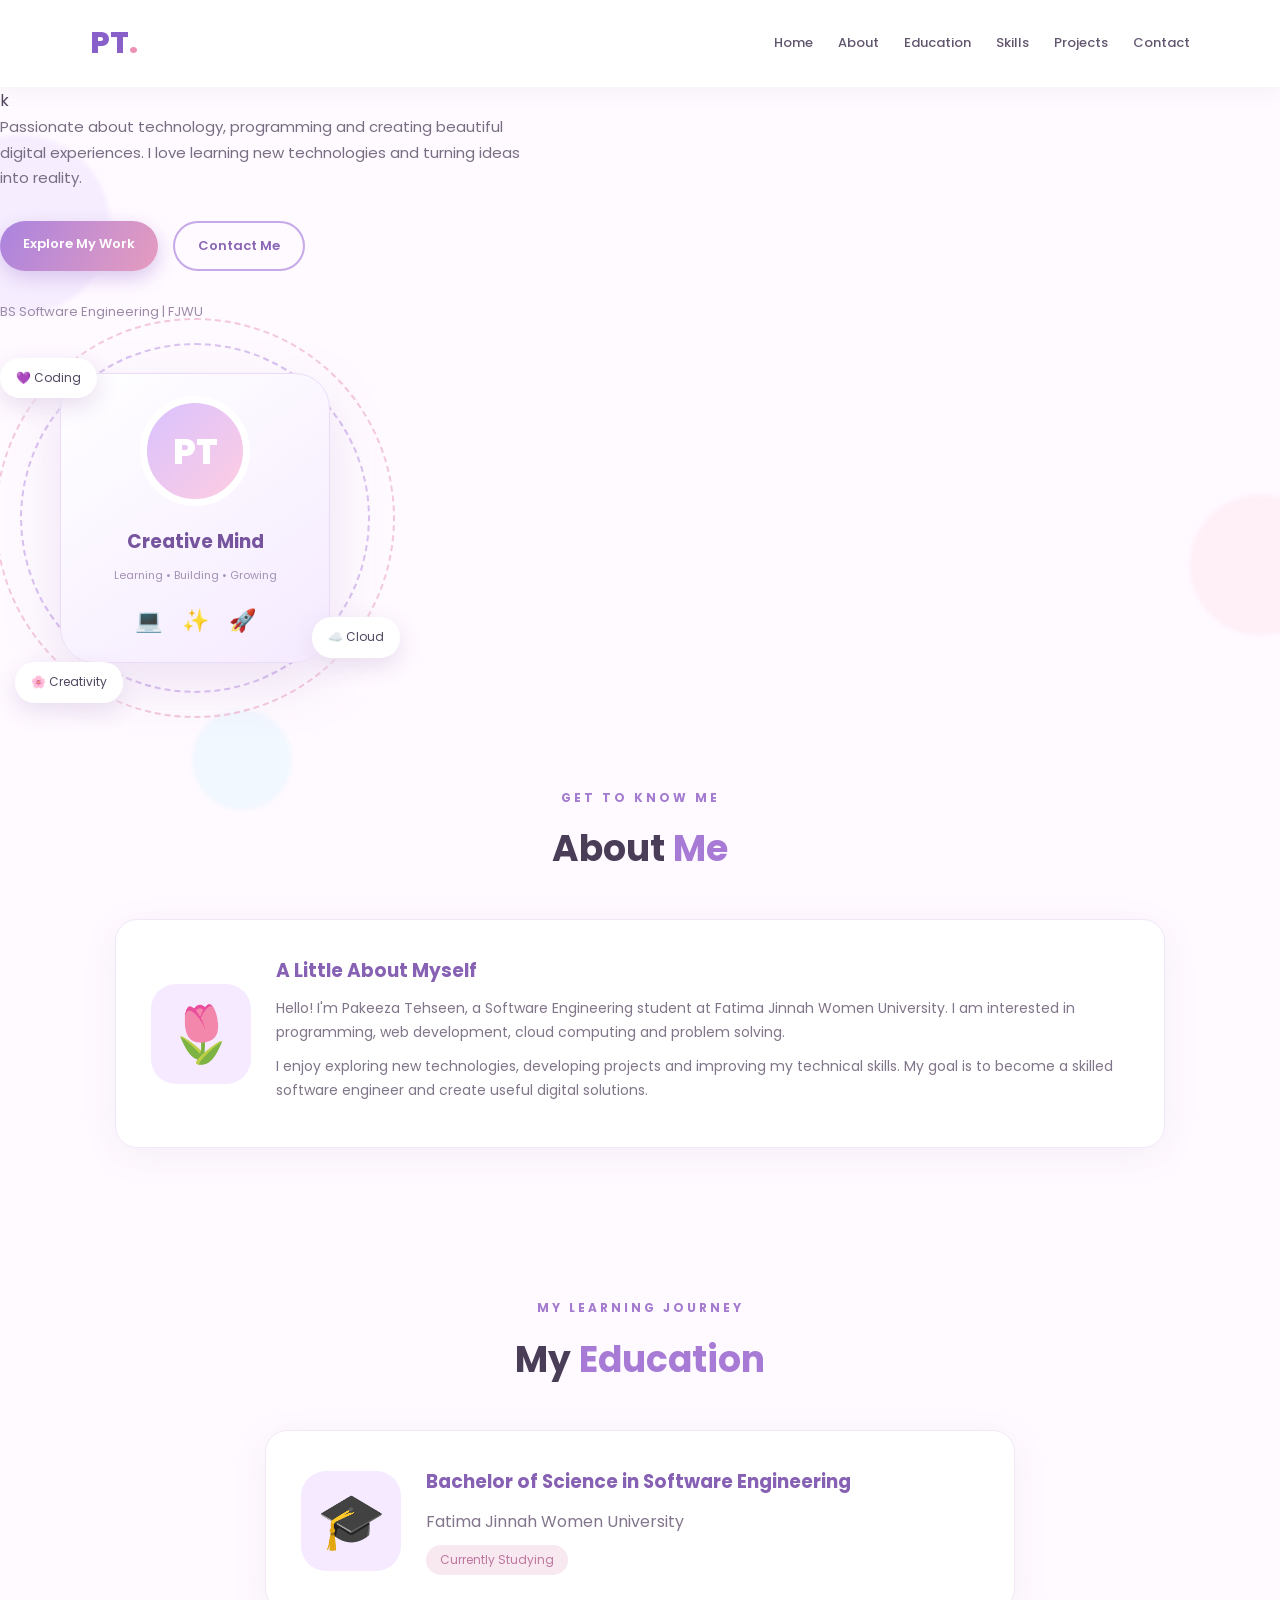
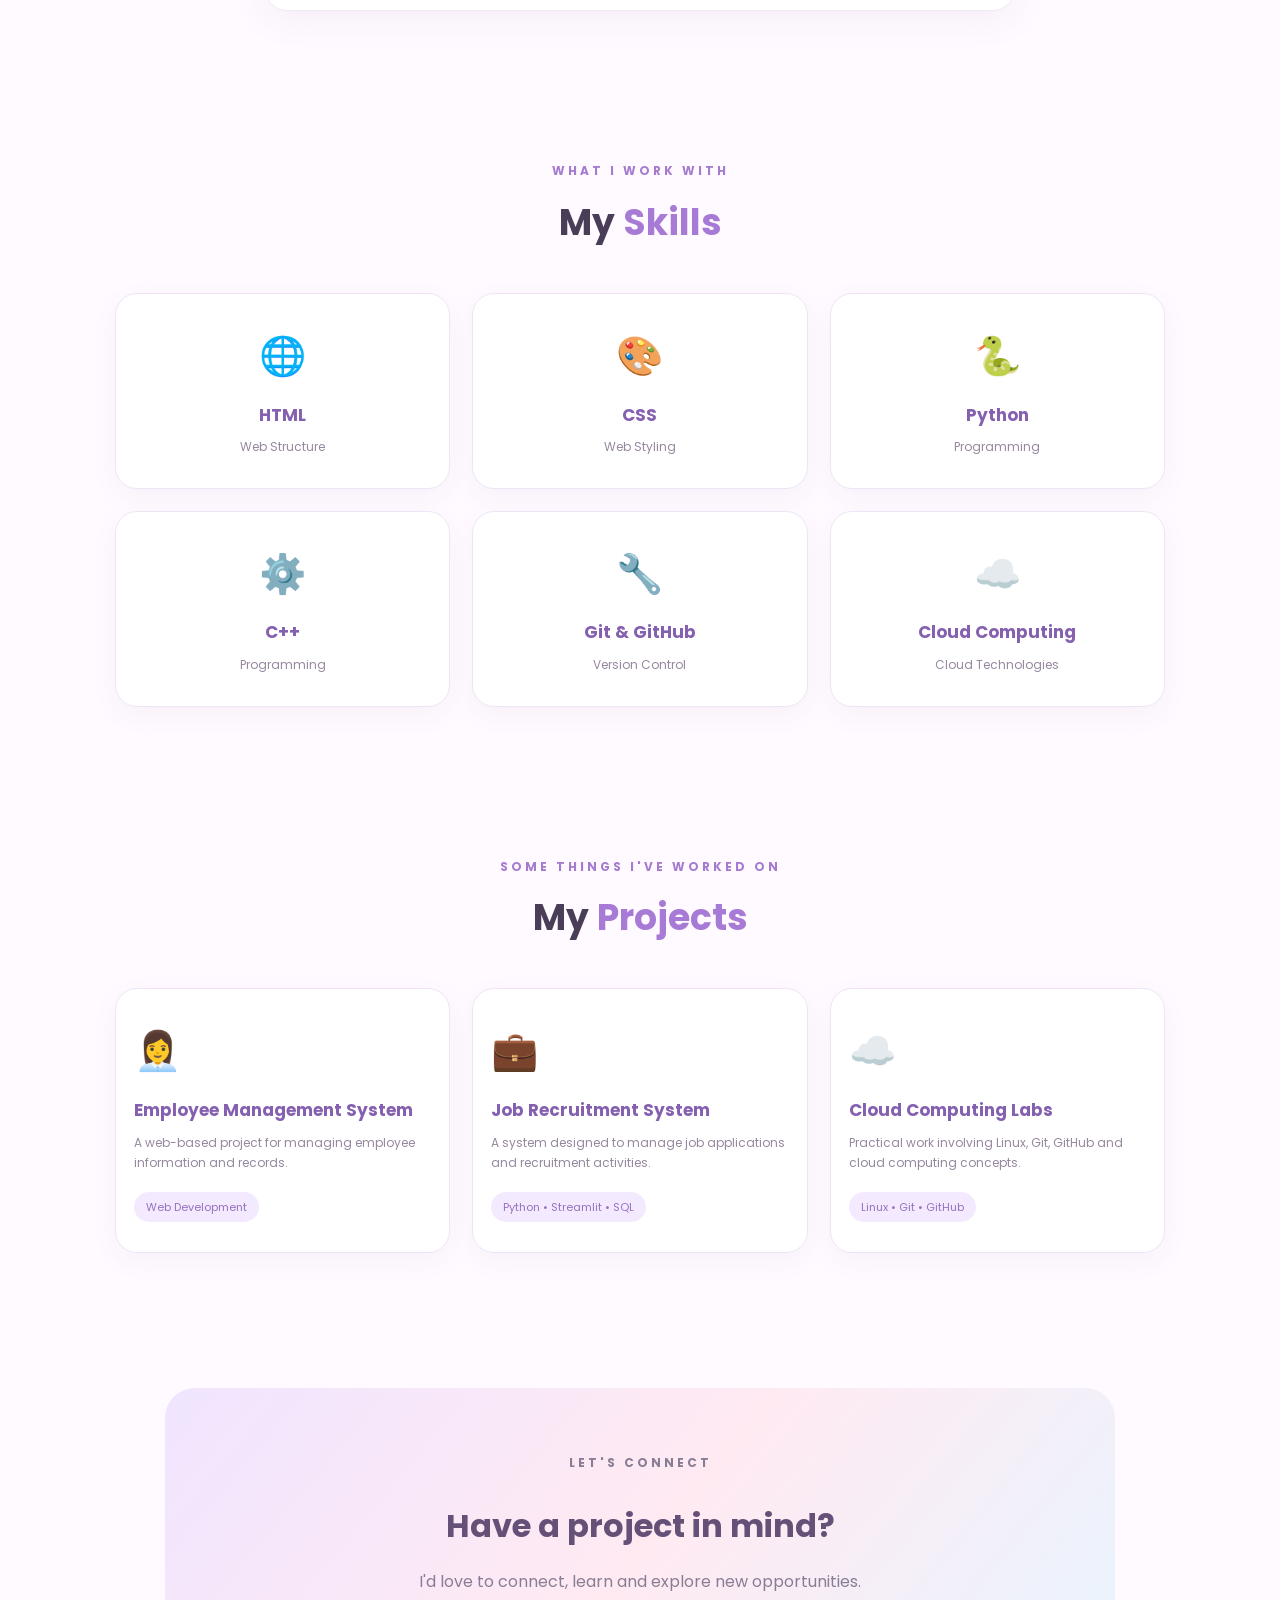
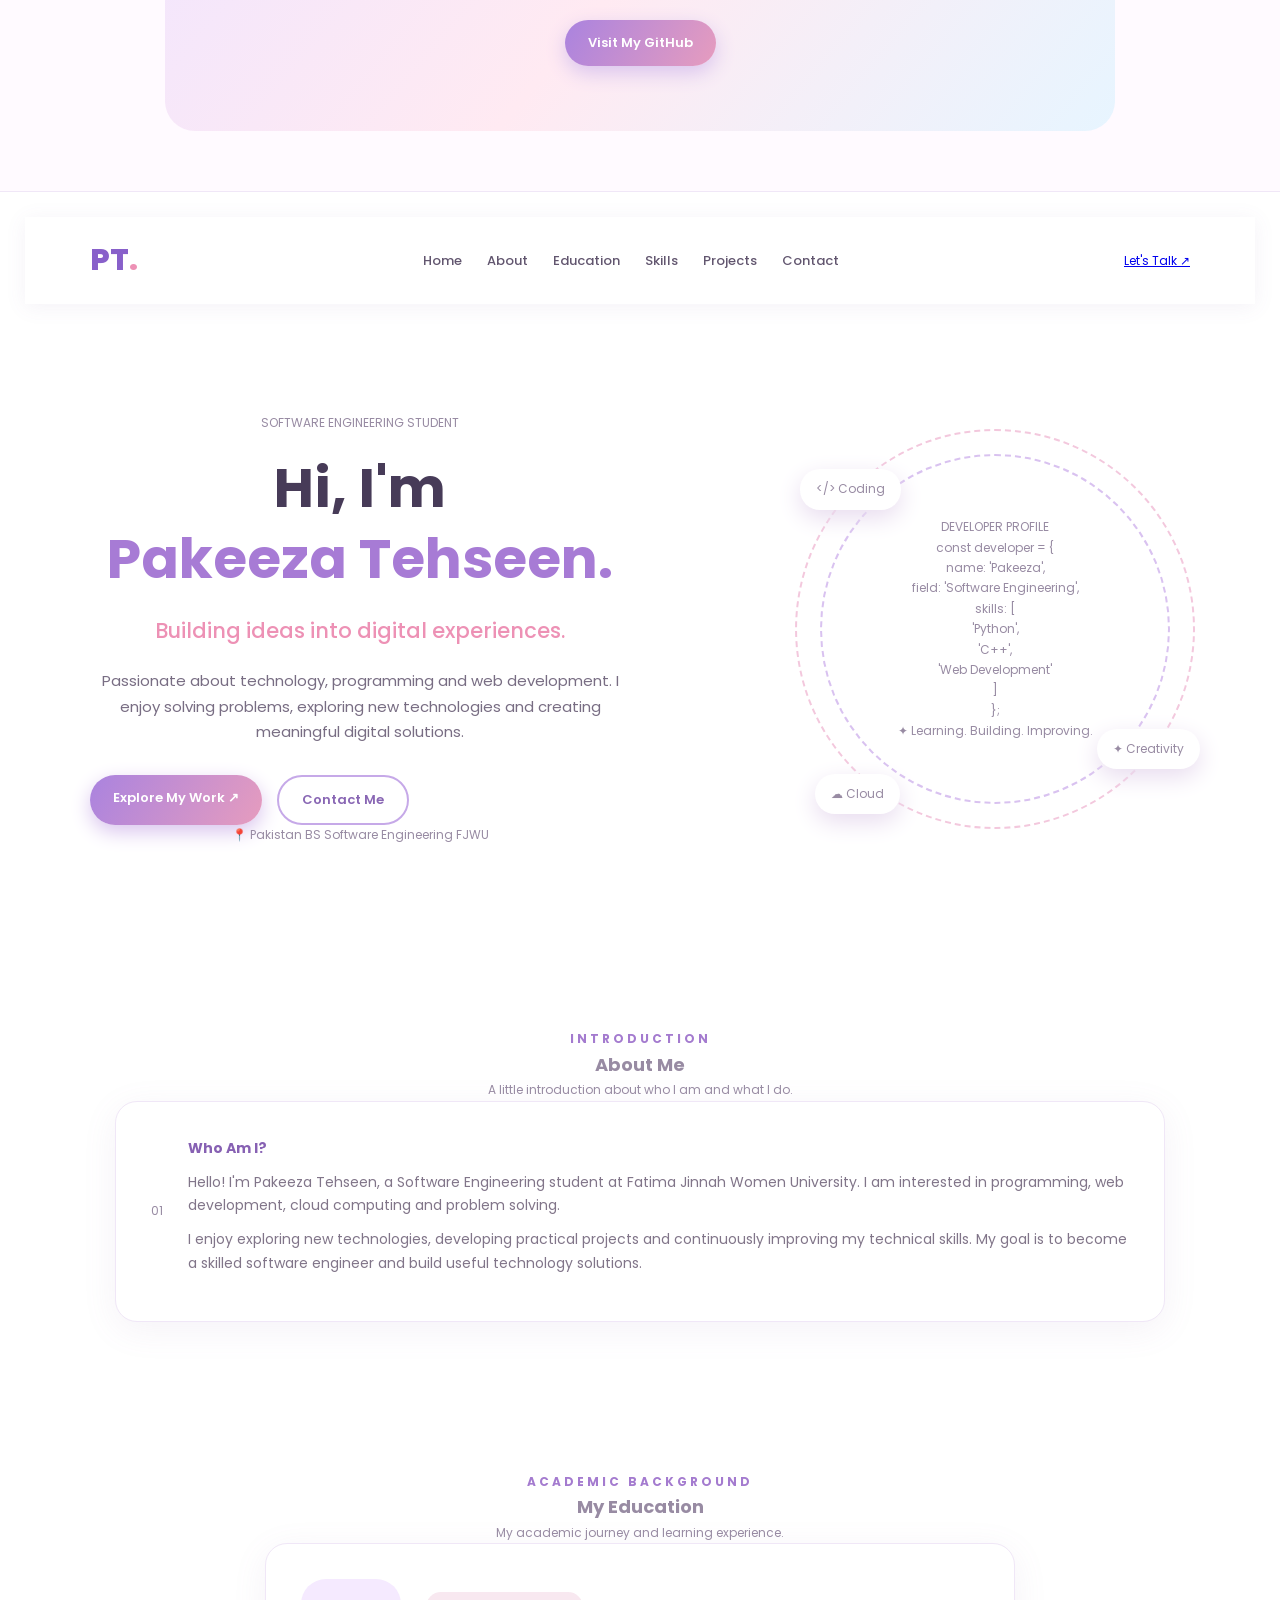
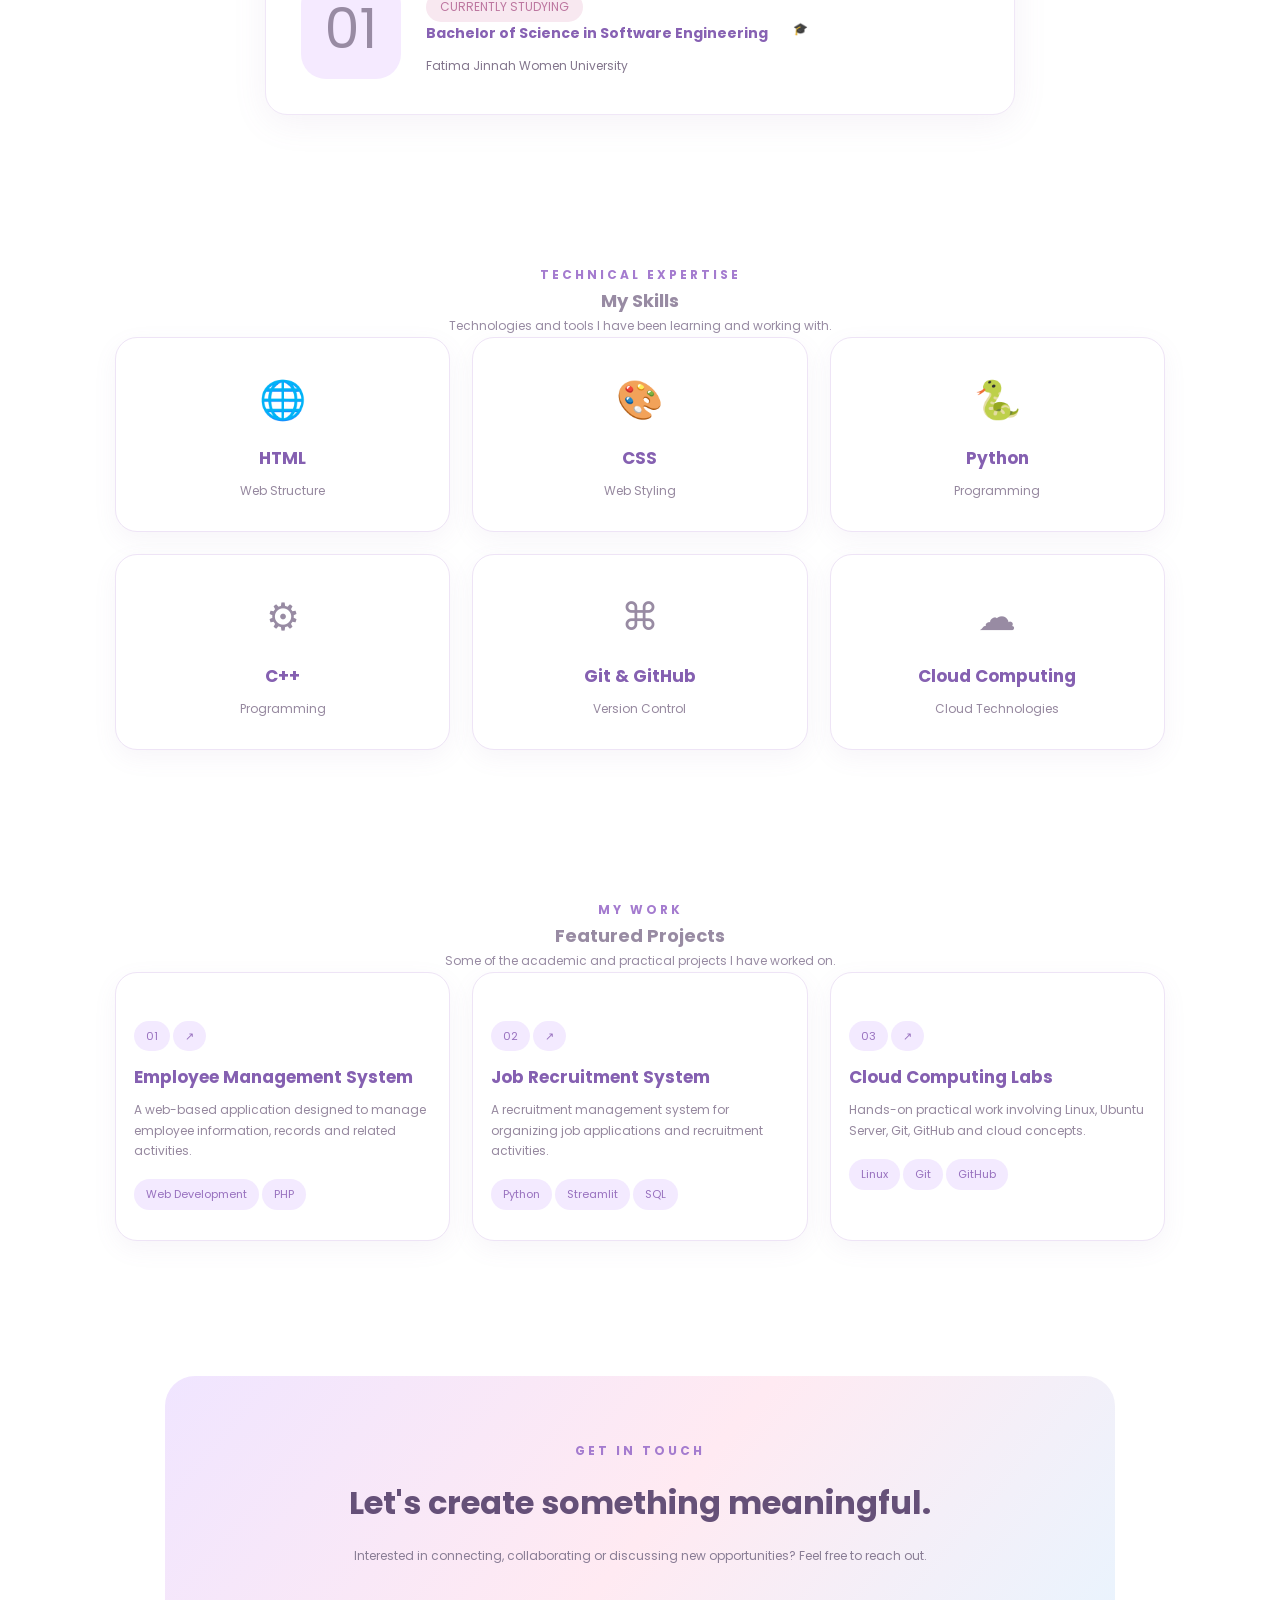
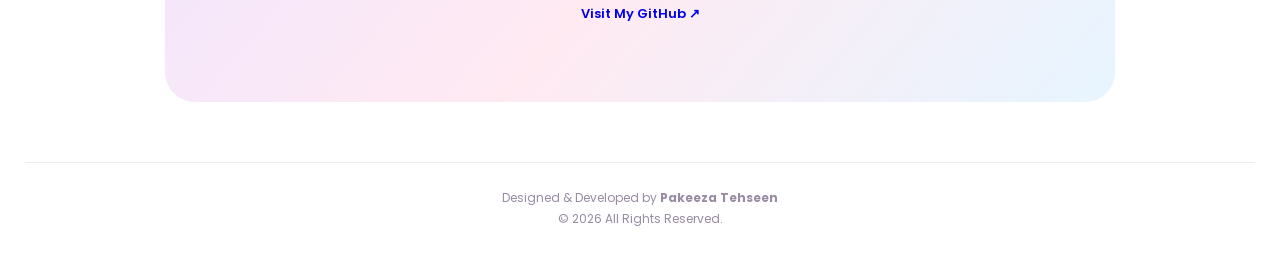
<file: index.html>
<!DOCTYPE html>
<html lang="en">
<head>
    <meta charset="UTF-8">
    <meta name="viewport" content="width=device-width, initial-scale=1.0">
    <title>Pakeeza Tehseen | Portfolio</title>
    <link rel="stylesheet" href="styles.css">
    <link rel="preconnect" href="https://fonts.googleapis.com">
    <link href="https://fonts.googleapis.com/css2?family=Poppins:wght@300;400;500;600;700;800&display=swap" rel="stylesheet">
</head>
<body>
    <div class="floating-shape shape-one"></div>
    <div class="floating-shape shape-two"></div>
    <div class="floating-shape shape-three"></div>

    <header>
        <nav class="navbar">
            <a href="#" class="logo">PT<span>.</span></a>

            <div class="nav-links">
                <a href="#home">Home</a>
                <a href="#about">About</a>
                <a href="#education">Education</a>
                <a href="#skills">Skills</a>
                <a href="#projects">Projects</a>
                <a href="#contact">Contact</a>
            </div>
        </nav>
    </header>

k                <p class="intro">
                    Passionate about technology, programming and creating
                    beautiful digital experiences. I love learning new
                    technologies and turning ideas into reality.
                </p>

                <div class="hero-buttons">
                    <a href="#projects" class="btn primary-btn">Explore My Work</a>
                    <a href="#contact" class="btn secondary-btn">Contact Me</a>
                </div>

                <div class="social-text">
                    BS Software Engineering | FJWU
                </div>
            </div>

            <div class="hero-art">
                <div class="orbit orbit-one"></div>
                <div class="orbit orbit-two"></div>

                <div class="art-card">
                    <div class="avatar">PT</div>
                    <h3>Creative Mind</h3>
                    <p>Learning • Building • Growing</p>
                    <div class="art-icons">
                        <span>💻</span>
                        <span>✨</span>
                        <span>🚀</span>
                    </div>
                </div>

                <div class="floating-tag tag-one">💜 Coding</div>
                <div class="floating-tag tag-two">☁️ Cloud</div>
                <div class="floating-tag tag-three">🌸 Creativity</div>
            </div>
        </section>

        <section class="section" id="about">
            <p class="section-label">GET TO KNOW ME</p>
            <h2 class="section-title">About <span>Me</span></h2>

            <div class="about-card">
                <div class="about-icon">🌷</div>
                <div>
                    <h3>A Little About Myself</h3>
                    <p>
                        Hello! I'm Pakeeza Tehseen, a Software Engineering
                        student at Fatima Jinnah Women University. I am
                        interested in programming, web development, cloud
                        computing and problem solving.
                    </p>
                    <p>
                        I enjoy exploring new technologies, developing
                        projects and improving my technical skills.
                        My goal is to become a skilled software engineer
                        and create useful digital solutions.
                    </p>
                </div>
            </div>
        </section>

        <section class="section" id="education">
            <p class="section-label">MY LEARNING JOURNEY</p>
            <h2 class="section-title">My <span>Education</span></h2>

            <div class="education-card">
                <div class="edu-icon">🎓</div>
                <div>
                    <h3>Bachelor of Science in Software Engineering</h3>
                    <p>Fatima Jinnah Women University</p>
                    <span>Currently Studying</span>
                </div>
            </div>
        </section>

        <section class="section" id="skills">
            <p class="section-label">WHAT I WORK WITH</p>
            <h2 class="section-title">My <span>Skills</span></h2>

            <div class="skills-grid">
                <div class="skill-card"><span>🌐</span><h3>HTML</h3><p>Web Structure</p></div>
                <div class="skill-card"><span>🎨</span><h3>CSS</h3><p>Web Styling</p></div>
                <div class="skill-card"><span>🐍</span><h3>Python</h3><p>Programming</p></div>
                <div class="skill-card"><span>⚙️</span><h3>C++</h3><p>Programming</p></div>
                <div class="skill-card"><span>🔧</span><h3>Git & GitHub</h3><p>Version Control</p></div>
                <div class="skill-card"><span>☁️</span><h3>Cloud Computing</h3><p>Cloud Technologies</p></div>
            </div>
        </section>

        <section class="section" id="projects">
            <p class="section-label">SOME THINGS I'VE WORKED ON</p>
            <h2 class="section-title">My <span>Projects</span></h2>

            <div class="projects-grid">
                <div class="project-card">
                    <div class="project-icon">👩‍💼</div>
                    <h3>Employee Management System</h3>
                    <p>A web-based project for managing employee information and records.</p>
                    <span>Web Development</span>
                </div>

                <div class="project-card">
                    <div class="project-icon">💼</div>
                    <h3>Job Recruitment System</h3>
                    <p>A system designed to manage job applications and recruitment activities.</p>
                    <span>Python • Streamlit • SQL</span>
                </div>

                <div class="project-card">
                    <div class="project-icon">☁️</div>
                    <h3>Cloud Computing Labs</h3>
                    <p>Practical work involving Linux, Git, GitHub and cloud computing concepts.</p>
                    <span>Linux • Git • GitHub</span>
                </div>
            </div>
        </section>

        <section class="contact-section" id="contact">
            <p class="section-label">LET'S CONNECT</p>
            <h2>Have a project in mind?</h2>
            <p>I'd love to connect, learn and explore new opportunities.</p>
            <a href="https://github.com/pakeezatehseen-078"
               target="_blank" class="btn primary-btn">Visit My GitHub</a>
        </section>
    </main>

    <footer>
</body>
</html>






<!DOCTYPE html>
<html lang="en">
<head>
    <meta charset="UTF-8">
    <meta name="viewport" content="width=device-width, initial-scale=1.0">
    <title>Pakeeza Tehseen | Software Engineer Portfolio</title>

    <link rel="stylesheet" href="styles.css">

    <link rel="preconnect" href="https://fonts.googleapis.com">
    <link href="https://fonts.googleapis.com/css2?family=Inter:wght@400;500;600;700;800&display=swap" rel="stylesheet">
</head>

<body>

<header>
    <nav class="navbar">
        <a href="#home" class="logo">PT<span>.</span></a>

        <div class="nav-links">
            <a href="#home">Home</a>
            <a href="#about">About</a>
            <a href="#education">Education</a>
            <a href="#skills">Skills</a>
            <a href="#projects">Projects</a>
            <a href="#contact">Contact</a>
        </div>

        <a href="#contact" class="nav-btn">Let's Talk <span>↗</span></a>
    </nav>
</header>

<main>

    <!-- HERO SECTION -->
    <section class="hero" id="home">

        <div class="hero-text">

            <div class="availability">
                <span class="status-dot"></span>
                SOFTWARE ENGINEERING STUDENT
            </div>

            <h1>
                Hi, I'm <br>
                <span>Pakeeza Tehseen.</span>
            </h1>

            <h2>Building ideas into <span>digital experiences.</span></h2>

            <p class="intro">
                Passionate about technology, programming and web development.
                I enjoy solving problems, exploring new technologies and
                creating meaningful digital solutions.
            </p>

            <div class="hero-buttons">
                <a href="#projects" class="btn primary-btn">Explore My Work ↗</a>
                <a href="#contact" class="btn secondary-btn">Contact Me</a>
            </div>

            <div class="hero-info">
                <span>📍 Pakistan</span>
                <span>BS Software Engineering</span>
                <span>FJWU</span>
            </div>

        </div>

        <!-- ANIMATED DEVELOPER ILLUSTRATION -->
        <div class="hero-art">

            <div class="circle circle-one"></div>
            <div class="circle circle-two"></div>
            <div class="circle circle-three"></div>

            <div class="orbit orbit-one">
                <div class="orbit-dot"></div>
            </div>

            <div class="orbit orbit-two"></div>

            <div class="developer-card">

                <div class="card-top">
                    <div class="window-dots">
                        <span></span>
                        <span></span>
                        <span></span>
                    </div>
                    <span class="card-label">DEVELOPER PROFILE</span>
                </div>

                <div class="code-content">
                    <p><span class="code-purple">const</span> developer = {</p>
                    <p class="indent">name: <span class="code-green">'Pakeeza'</span>,</p>
                    <p class="indent">field: <span class="code-green">'Software Engineering'</span>,</p>
                    <p class="indent">skills: [</p>
                    <p class="indent2"><span class="code-orange">'Python'</span>,</p>
                    <p class="indent2"><span class="code-orange">'C++'</span>,</p>
                    <p class="indent2"><span class="code-orange">'Web Development'</span></p>
                    <p class="indent">]</p>
                    <p>};</p>
                    <span class="footer-icon">✦</span>

                    <span>Learning. Building. Improving.</span>

                </div>


            </div>


            <div class="floating-tag tag-one"> &lt;/&gt; Coding</div>

            <div class="floating-tag tag-two">✦ Creativity</div>

            <div class="floating-tag tag-three">☁ Cloud</div>


        </div>


    </section>



    <!-- ABOUT SECTION -->
    <section class="section" id="about">


        <div class="section-heading">
            <span class="section-label">INTRODUCTION</span>
            <h2>About <span>Me</span></h2>

            <p>A little introduction about who I am and what I do.</p>

        </div>


        <div class="about-card">
            <div class="about-number">01</div>

            <div class="about-content">
                <h3>Who Am I?</h3>

                <p>
                    Hello! I'm Pakeeza Tehseen, a Software Engineering
                    student at Fatima Jinnah Women University.
                    I am interested in programming, web development,
                    cloud computing and problem solving.
                </p>

                <p>
                    I enjoy exploring new technologies, developing
                    practical projects and continuously improving
                    my technical skills. My goal is to become a
                    skilled software engineer and build useful
                    technology solutions.

                </p>

            </div>

        </div>


    </section>



    <!-- EDUCATION SECTION -->
    <section class="section" id="education">


        <div class="section-heading">
            <span class="section-label">ACADEMIC BACKGROUND</span>

            <h2>My <span>Education</span></h2>

            <p>My academic journey and learning experience.</p>

        </div>


        <div class="education-card">


            <div class="edu-icon">01</div>


            <div>
                <span class="edu-status">CURRENTLY STUDYING</span>


                <h3>Bachelor of Science in Software Engineering</h3>

                <p>Fatima Jinnah Women University</p>
            </div>

            <div class="edu-symbol">🎓</div>


        </div>


    </section>



    <!-- SKILLS SECTION -->
    <section class="section" id="skills">


        <div class="section-heading">
            <span class="section-label">TECHNICAL EXPERTISE</span>

            <h2>My <span>Skills</span></h2>

            <p>Technologies and tools I have been learning and working with.</p>

        </div>


        <div class="skills-grid">


            <div class="skill-card">

                <span class="skill-icon">🌐</span>
                <h3>HTML</h3>

                <p>Web Structure</p>
            </div>


            <div class="skill-card">

                <span class="skill-icon">🎨</span>
                <h3>CSS</h3>

                <p>Web Styling</p>

            </div>


            <div class="skill-card">

                <span class="skill-icon">🐍</span>

                <h3>Python</h3>

                <p>Programming</p>
            </div>


            <div class="skill-card">
                <span class="skill-icon">⚙</span>

                <h3>C++</h3>
                <p>Programming</p>

            </div>


            <div class="skill-card">

                <span class="skill-icon">⌘</span>
                <h3>Git & GitHub</h3>

                <p>Version Control</p>

            </div>


            <div class="skill-card">
                <span class="skill-icon">☁</span>

                <h3>Cloud Computing</h3>
                <p>Cloud Technologies</p>

            </div>


        </div>


    </section>



    <!-- PROJECTS SECTION -->
    <section class="section" id="projects">


        <div class="section-heading">
            <span class="section-label">MY WORK</span>

            <h2>Featured <span>Projects</span></h2>

            <p>Some of the academic and practical projects I have worked on.</p>
        </div>

        <div class="projects-grid">


            <div class="project-card">

                <div class="project-top">

                    <span class="project-icon">01</span>
                    <span class="project-arrow">↗</span>

                </div>


                <h3>Employee Management System</h3>


                <p>

                    A web-based application designed to manage
                    employee information, records and related activities.

                </p>


                <div class="project-tags">
                    <span>Web Development</span>

                    <span>PHP</span>

                </div>

            </div>


            <div class="project-card">
                <div class="project-top">

                    <span class="project-icon">02</span>

                    <span class="project-arrow">↗</span>

                </div>


                <h3>Job Recruitment System</h3>


                <p>
                    A recruitment management system for organizing

                    job applications and recruitment activities.

                </p>


                <div class="project-tags">

                    <span>Python</span>

                    <span>Streamlit</span>

                    <span>SQL</span>

                </div>

            </div>



            <div class="project-card">
                <div class="project-top">

                    <span class="project-icon">03</span>

                    <span class="project-arrow">↗</span>

                </div>


                <h3>Cloud Computing Labs</h3>


                <p>

                    Hands-on practical work involving Linux,

                    Ubuntu Server, Git, GitHub and cloud concepts.

                </p>


                <div class="project-tags">
                    <span>Linux</span>
                    <span>Git</span>

                    <span>GitHub</span>
                </div>

            </div>


        </div>


    </section>


    <!-- CONTACT SECTION -->

    <section class="contact-section" id="contact">

        <span class="section-label">GET IN TOUCH</span>


        <h2>Let's create something <span>meaningful.</span></h2>


        <p>
            Interested in connecting, collaborating or discussing

            new opportunities? Feel free to reach out.

        </p>


        <a href="https://github.com/pakeezatehseen-078"
           target="_blank"
           rel="noopener noreferrer"
           class="btn contact-btn">
            Visit My GitHub ↗
        </a>

    </section>

</main>



<footer>
    <p>Designed & Developed by <strong>Pakeeza Tehseen</strong></p>

    <p>© 2026 All Rights Reserved.</p>

</footer>

</body>
</html>
</file>
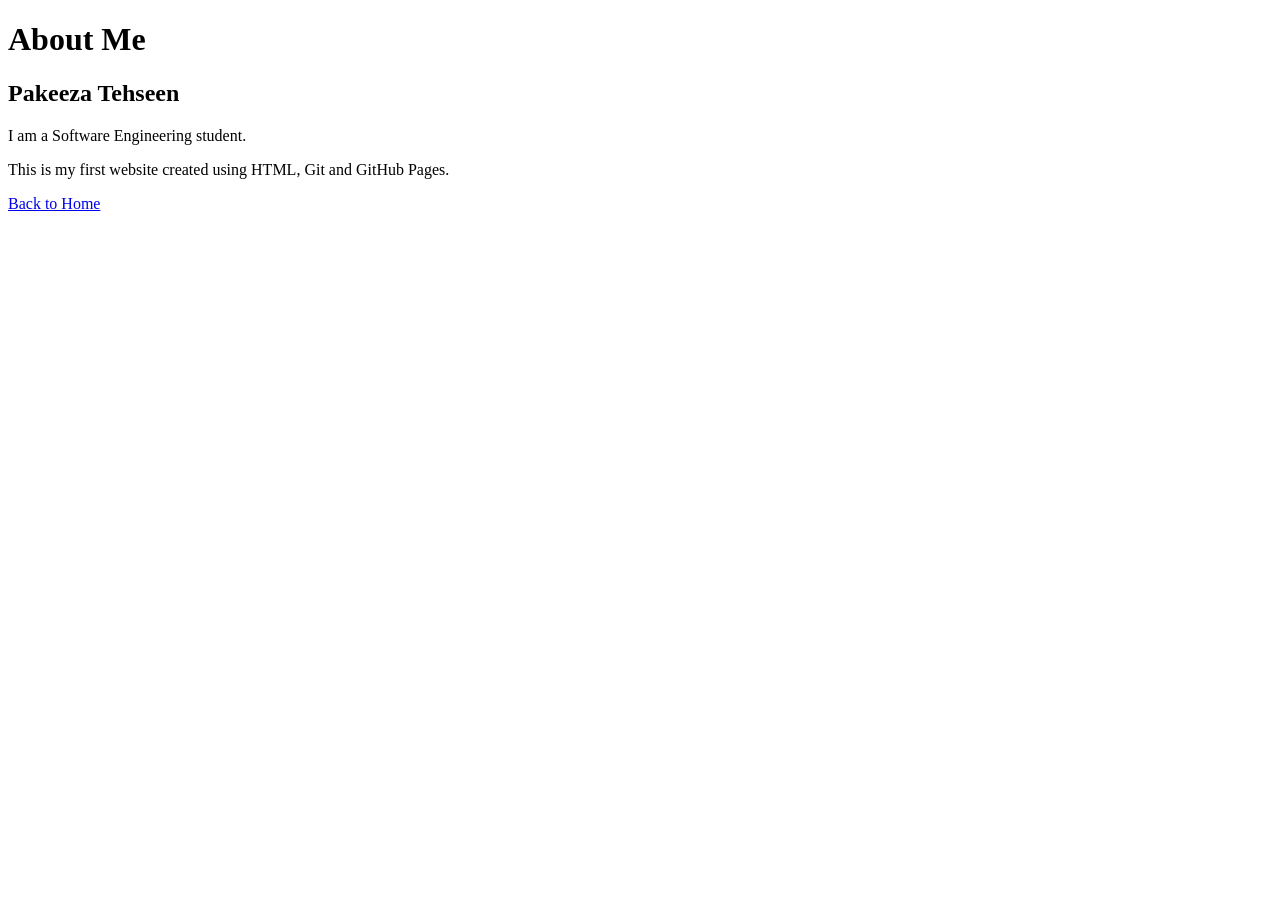
<file: about.html>
<!DOCTYPE html>
<html>
<head>
    <title>About Me - Pakeeza Tehseen</title>
</head>
<body>

    <h1>About Me</h1>

    <h2>Pakeeza Tehseen</h2>

    <p>I am a Software Engineering student.</p>

    <p>This is my first website created using HTML, Git and GitHub Pages.</p>

    <a href="index.html">Back to Home</a>

</body>
</html>
</file>
<file: styles.css>
* {
    margin: 0;
    padding: 0;
    box-sizing: border-box;
}

html {
    scroll-behavior: smooth;
    scroll-padding-top: 90px;
}

body {
    font-family: 'Poppins', sans-serif;
    background: #fffaff;
    color: #51465f;
    line-height: 1.7;
    overflow-x: hidden;
}

/* Background shapes */

.floating-shape {
    position: fixed;
    border-radius: 50%;
    filter: blur(2px);
    opacity: 0.35;
    z-index: -1;
    animation: float 8s ease-in-out infinite;
}

.shape-one {
    width: 180px;
    height: 180px;
    background: #e6d8ff;
    top: 15%;
    left: -70px;
}

.shape-two {
    width: 140px;
    height: 140px;
    background: #ffdce9;
    top: 55%;
    right: -50px;
    animation-delay: 2s;
}

.shape-three {
    width: 100px;
    height: 100px;
    background: #d9f3ff;
    bottom: 10%;
    left: 15%;
    animation-delay: 4s;
}

@keyframes float {
    0%, 100% { transform: translateY(0) rotate(0deg); }
    50% { transform: translateY(-25px) rotate(15deg); }
}

/* Navigation */

header {
    background: rgba(255, 255, 255, 0.9);
    position: sticky;
    top: 0;
    z-index: 100;
    box-shadow: 0 3px 20px rgba(120, 90, 150, 0.08);
}

.navbar {
    max-width: 1150px;
    margin: auto;
    padding: 18px 25px;
    display: flex;
    justify-content: space-between;
    align-items: center;
}

.logo {
    font-size: 30px;
    font-weight: 800;
    color: #8860ca;
    text-decoration: none;
}

.logo span {
    color: #ed91b5;
}

.nav-links {
    display: flex;
    gap: 25px;
    flex-wrap: wrap;
}

.nav-links a {
    text-decoration: none;
    color: #62566f;
    font-size: 13px;
    font-weight: 500;
    transition: 0.3s;
}

.nav-links a:hover {
    color: #a477d5;
}

/* Hero */

.hero {
    max-width: 1150px;
    min-height: 650px;
    margin: auto;
    padding: 90px 25px;
    display: flex;
    align-items: center;
    justify-content: space-between;
    gap: 50px;
}

.hero-text {
    max-width: 590px;
    animation: slideIn 1s ease both;
}

.welcome, .section-label {
    color: #a47bcf;
    font-size: 12px;
    font-weight: 700;
    letter-spacing: 3px;
}

.hero h1 {
    font-size: clamp(35px, 5vw, 55px);
    line-height: 1.3;
    margin: 18px 0;
    color: #473b58;
}

.hero h1 span, .section-title span {
    color: #a77bd5;
}

.hero h2 {
    font-size: 21px;
    font-weight: 500;
    color: #ed91b5;
    margin-bottom: 20px;
}

.typing {
    display: inline-block;
    animation: typingColor 3s ease-in-out infinite alternate;
}

@keyframes typingColor {
    from { color: #ed91b5; }
    to { color: #8d73d3; }
}

.intro {
    color: #786d83;
    max-width: 540px;
    font-size: 15px;
}

.hero-buttons {
    display: flex;
    gap: 15px;
    flex-wrap: wrap;
    margin-top: 30px;
}

.btn {
    display: inline-block;
    padding: 12px 23px;
    border-radius: 30px;
    text-decoration: none;
    font-size: 13px;
    font-weight: 600;
    transition: 0.3s;
}

.primary-btn {
    background: linear-gradient(120deg, #aa83df, #e69cbe);
    color: white;
    box-shadow: 0 7px 20px #d9c4ee;
}

.secondary-btn {
    border: 2px solid #c6a9e8;
    color: #8967b4;
}

.btn:hover {
    transform: translateY(-5px);
}

.social-text {
    margin-top: 30px;
    font-size: 13px;
    color: #9b8ba8;
}

/* Animated hero illustration */

.hero-art {
    position: relative;
    width: 390px;
    height: 390px;
    display: flex;
    align-items: center;
    justify-content: center;
    flex-shrink: 0;
}

.art-card {
    width: 270px;
    height: 290px;
    background: linear-gradient(145deg, #ffffff, #f5eaff);
    border: 1px solid #eadcf8;
    border-radius: 35px;
    box-shadow: 0 20px 55px rgba(153, 116, 190, 0.18);
    display: flex;
    flex-direction: column;
    justify-content: center;
    align-items: center;
    animation: cardFloat 4s ease-in-out infinite;
    z-index: 2;
}

.avatar {
    width: 110px;
    height: 110px;
    background: linear-gradient(135deg, #d9c2ff, #ffcde1);
    border-radius: 50%;
    display: grid;
    place-items: center;
    color: white;
    font-size: 35px;
    font-weight: 800;
    margin-bottom: 20px;
    border: 7px solid white;
}

.art-card h3 {
    color: #76559e;
}

.art-card p {
    color: #a392b4;
    font-size: 11px;
    margin-top: 8px;
}

.art-icons {
    display: flex;
    gap: 20px;
    margin-top: 17px;
    font-size: 22px;
}

.orbit {
    position: absolute;
    border: 2px dashed #d9c2f0;
    border-radius: 50%;
    animation: rotate 15s linear infinite;
}

.orbit-one {
    width: 350px;
    height: 350px;
}

.orbit-two {
    width: 400px;
    height: 400px;
    border-color: #f3c8dd;
    animation-direction: reverse;
}

.floating-tag {
    position: absolute;
    background: white;
    padding: 10px 16px;
    border-radius: 20px;
    box-shadow: 0 8px 25px #e8dcef;
    font-size: 12px;
    z-index: 3;
    animation: tagFloat 3s ease-in-out infinite;
}

.tag-one { top: 35px; left: 0; }
.tag-two { bottom: 55px; right: -10px; animation-delay: 1s; }
.tag-three { bottom: 10px; left: 15px; animation-delay: 2s; }

@keyframes rotate {
    to { transform: rotate(360deg); }
}

@keyframes cardFloat {
    0%, 100% { transform: translateY(0) rotate(-2deg); }
    50% { transform: translateY(-15px) rotate(2deg); }
}

@keyframes tagFloat {
    0%, 100% { transform: translateY(0); }
    50% { transform: translateY(-12px); }
}

@keyframes slideIn {
    from { opacity: 0; transform: translateX(-35px); }
    to { opacity: 1; transform: translateX(0); }
}

/* Sections */

.section {
    max-width: 1100px;
    margin: auto;
    padding: 75px 25px;
    text-align: center;
}

.section-title {
    color: #493d58;
    font-size: 36px;
    margin: 10px 0 40px;
}

.about-card, .education-card {
    background: white;
    padding: 35px;
    border-radius: 22px;
    box-shadow: 0 8px 35px rgba(140, 110, 170, 0.09);
    display: flex;
    align-items: center;
    gap: 25px;
    text-align: left;
    border: 1px solid #f0e7f7;
}

.about-icon, .edu-icon {
    font-size: 55px;
    background: #f5eaff;
    min-width: 100px;
    height: 100px;
    display: grid;
    place-items: center;
    border-radius: 25px;
}

.about-card h3, .education-card h3 {
    color: #8761b3;
    margin-bottom: 10px;
}

.about-card p {
    color: #817589;
    font-size: 14px;
    margin-bottom: 10px;
}

.education-card {
    max-width: 750px;
    margin: auto;
}

.education-card p {
    color: #82758c;
}

.education-card span {
    display: inline-block;
    background: #f8e8f0;
    color: #bd77a0;
    padding: 5px 14px;
    border-radius: 20px;
    font-size: 12px;
    margin-top: 10px;
}

/* Skills */

.skills-grid, .projects-grid {
    display: grid;
    grid-template-columns: repeat(3, 1fr);
    gap: 22px;
}

.skill-card, .project-card {
    background: white;
    border: 1px solid #eee4f6;
    border-radius: 22px;
    padding: 30px 18px;
    box-shadow: 0 8px 25px rgba(140, 110, 170, 0.07);
    transition: 0.35s;
}

.skill-card:hover, .project-card:hover {
    transform: translateY(-10px);
    box-shadow: 0 15px 35px rgba(155, 115, 190, 0.16);
}

.skill-card span, .project-icon {
    font-size: 38px;
}

.skill-card h3, .project-card h3 {
    color: #8560b1;
    margin-top: 12px;
    font-size: 17px;
}

.skill-card p, .project-card p {
    color: #96889f;
    font-size: 12px;
    margin-top: 8px;
}

.project-card {
    text-align: left;
}

.project-card span {
    display: inline-block;
    background: #f3eaff;
    color: #9871bf;
    font-size: 11px;
    padding: 6px 12px;
    border-radius: 20px;
    margin-top: 18px;
}

/* Contact */

.contact-section {
    max-width: 950px;
    margin: 60px auto;
    padding: 65px 25px;
    text-align: center;
    border-radius: 30px;
    background: linear-gradient(130deg, #f0e5ff, #ffeaf2, #e7f5ff);
}

.contact-section h2 {
    font-size: 32px;
    color: #655078;
    margin: 15px 0;
}

.contact-section p {
    color: #897d95;
    margin-bottom: 25px;
}

/* Footer */

footer {
    text-align: center;
    padding: 25px;
    background: white;
    color: #988ba3;
    font-size: 12px;
    border-top: 1px solid #f0e7f7;
}

/* Responsive */

@media (max-width: 850px) {
    .hero {
        flex-direction: column;
        text-align: center;
        padding-top: 65px;
    }

    .hero-buttons {
        justify-content: center;
    }

    .hero-art {
        margin-top: 30px;
        transform: scale(0.85);
    }

    .nav-links {
        gap: 12px;
        justify-content: center;
    }

    .navbar {
        flex-direction: column;
        gap: 10px;
    }

    .skills-grid, .projects-grid {
        grid-template-columns: repeat(2, 1fr);
    }
}

@media (max-width: 550px) {
    .skills-grid, .projects-grid {
        grid-template-columns: 1fr;
    }

    .about-card, .education-card {
        flex-direction: column;
        text-align: center;
    }

    .hero-art {
        transform: scale(0.7);
        margin: -20px 0;
    }

    .section-title {
        font-size: 29px;
    }

    .nav-links a {
        font-size: 11px;
    }
}
</file>
